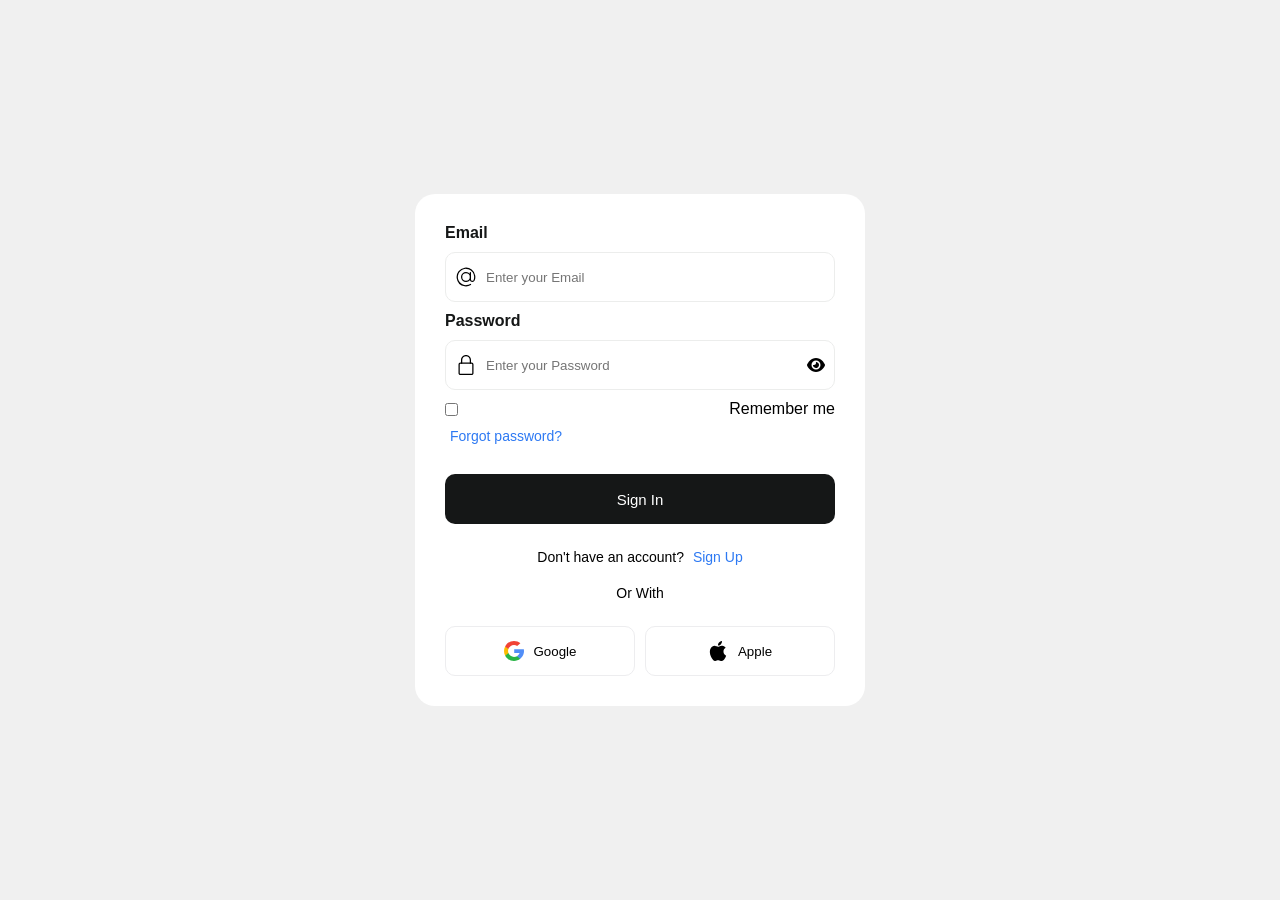
<file: AUTH/index.html>
<!DOCTYPE html>
<html lang="en">
<head>
    <meta charset="UTF-8">
    <meta name="viewport" content="width=device-width, initial-scale=1.0">
    <title>JS-Foundations</title>
    <link rel="stylesheet" href="style.css">
    <link rel="preconnect" href="https://fonts.googleapis.com">
    <script src="script.js" defer></script>
</head>
<body>
    <!-- From Uiverse.io by micaelgomestavares --> 
    <form class="form">

      <div class="flex-column">
      <label>Email </label></div>
      <div class="inputForm">
      <svg height="20" viewBox="0 0 32 32" width="20" xmlns="http://www.w3.org/2000/svg"><g id="Layer_3" data-name="Layer 3"><path d="m30.853 13.87a15 15 0 0 0 -29.729 4.082 15.1 15.1 0 0 0 12.876 12.918 15.6 15.6 0 0 0 2.016.13 14.85 14.85 0 0 0 7.715-2.145 1 1 0 1 0 -1.031-1.711 13.007 13.007 0 1 1 5.458-6.529 2.149 2.149 0 0 1 -4.158-.759v-10.856a1 1 0 0 0 -2 0v1.726a8 8 0 1 0 .2 10.325 4.135 4.135 0 0 0 7.83.274 15.2 15.2 0 0 0 .823-7.455zm-14.853 8.13a6 6 0 1 1 6-6 6.006 6.006 0 0 1 -6 6z"></path></g></svg>
      <input type="text" class="input" placeholder="Enter your Email">
      </div>
    
      <div class="flex-column">
      <label>Password </label></div>
      <div class="inputForm">
        <svg height="20" viewBox="-64 0 512 512" width="20" xmlns="http://www.w3.org/2000/svg"><path d="m336 512h-288c-26.453125 0-48-21.523438-48-48v-224c0-26.476562 21.546875-48 48-48h288c26.453125 0 48 21.523438 48 48v224c0 26.476562-21.546875 48-48 48zm-288-288c-8.8125 0-16 7.167969-16 16v224c0 8.832031 7.1875 16 16 16h288c8.8125 0 16-7.167969 16-16v-224c0-8.832031-7.1875-16-16-16zm0 0"></path><path d="m304 224c-8.832031 0-16-7.167969-16-16v-80c0-52.929688-43.070312-96-96-96s-96 43.070312-96 96v80c0 8.832031-7.167969 16-16 16s-16-7.167969-16-16v-80c0-70.59375 57.40625-128 128-128s128 57.40625 128 128v80c0 8.832031-7.167969 16-16 16zm0 0"></path></svg>        
        <input type="password" class="input" placeholder="Enter your Password">
        <svg viewBox="0 0 576 512" height="1em" xmlns="http://www.w3.org/2000/svg"><path d="M288 32c-80.8 0-145.5 36.8-192.6 80.6C48.6 156 17.3 208 2.5 243.7c-3.3 7.9-3.3 16.7 0 24.6C17.3 304 48.6 356 95.4 399.4C142.5 443.2 207.2 480 288 480s145.5-36.8 192.6-80.6c46.8-43.5 78.1-95.4 93-131.1c3.3-7.9 3.3-16.7 0-24.6c-14.9-35.7-46.2-87.7-93-131.1C433.5 68.8 368.8 32 288 32zM144 256a144 144 0 1 1 288 0 144 144 0 1 1 -288 0zm144-64c0 35.3-28.7 64-64 64c-7.1 0-13.9-1.2-20.3-3.3c-5.5-1.8-11.9 1.6-11.7 7.4c.3 6.9 1.3 13.8 3.2 20.7c13.7 51.2 66.4 81.6 117.6 67.9s81.6-66.4 67.9-117.6c-11.1-41.5-47.8-69.4-88.6-71.1c-5.8-.2-9.2 6.1-7.4 11.7c2.1 6.4 3.3 13.2 3.3 20.3z"></path></svg>
      </div>
    
      <div class="flex-row">
      <input type="checkbox" id="remember">
      <label for="remember">Remember me </label>
      </div>
      <span class="span">Forgot password?</span>
    </div>
    <button class="button-submit">Sign In</button>
    <p class="p">Don't have an account? <span class="span">Sign Up</span>

    </p><p class="p line">Or With</p>

       <div class="flex-row">

       <button class="btn google" type="submit">
        <svg version="1.1" width="20" id="Layer_1" xmlns="http://www.w3.org/2000/svg" xmlns:xlink="http://www.w3.org/1999/xlink" x="0px" y="0px" viewBox="0 0 512 512" style="enable-background:new 0 0 512 512;" xml:space="preserve">
       <path style="fill:#FBBB00;" d="M113.47,309.408L95.648,375.94l-65.139,1.378C11.042,341.211,0,299.9,0,256
	      c0-42.451,10.324-82.483,28.624-117.732h0.014l57.992,10.632l25.404,57.644c-5.317,15.501-8.215,32.141-8.215,49.456
	      C103.821,274.792,107.225,292.797,113.47,309.408z"></path>
       <path style="fill:#518EF8;" d="M507.527,208.176C510.467,223.662,512,239.655,512,256c0,18.328-1.927,36.206-5.598,53.451
	      c-12.462,58.683-45.025,109.925-90.134,146.187l-0.014-0.014l-73.044-3.727l-10.338-64.535
	      c29.932-17.554,53.324-45.025,65.646-77.911h-136.89V208.176h138.887L507.527,208.176L507.527,208.176z"></path>
       <path style="fill:#28B446;" d="M416.253,455.624l0.014,0.014C372.396,490.901,316.666,512,256,512
	      c-97.491,0-182.252-54.491-225.491-134.681l82.961-67.91c21.619,57.698,77.278,98.771,142.53,98.771
	      c28.047,0,54.323-7.582,76.87-20.818L416.253,455.624z"></path>
       <path style="fill:#F14336;" d="M419.404,58.936l-82.933,67.896c-23.335-14.586-50.919-23.012-80.471-23.012
	      c-66.729,0-123.429,42.957-143.965,102.724l-83.397-68.276h-0.014C71.23,56.123,157.06,0,256,0
	      C318.115,0,375.068,22.126,419.404,58.936z"></path>

       </svg>
   
        Google 
        
      </button><button class="btn apple">
      <svg version="1.1" height="20" width="20" id="Capa_1" xmlns="http://www.w3.org/2000/svg" xmlns:xlink="http://www.w3.org/1999/xlink" x="0px" y="0px" viewBox="0 0 22.773 22.773" style="enable-background:new 0 0 22.773 22.773;" xml:space="preserve"> <g> <g> <path d="M15.769,0c0.053,0,0.106,0,0.162,0c0.13,1.606-0.483,2.806-1.228,3.675c-0.731,0.863-1.732,1.7-3.351,1.573 c-0.108-1.583,0.506-2.694,1.25-3.561C13.292,0.879,14.557,0.16,15.769,0z"></path> <path d="M20.67,16.716c0,0.016,0,0.03,0,0.045c-0.455,1.378-1.104,2.559-1.896,3.655c-0.723,0.995-1.609,2.334-3.191,2.334 c-1.367,0-2.275-0.879-3.676-0.903c-1.482-0.024-2.297,0.735-3.652,0.926c-0.155,0-0.31,0-0.462,0 c-0.995-0.144-1.798-0.932-2.383-1.642c-1.725-2.098-3.058-4.808-3.306-8.276c0-0.34,0-0.679,0-1.019 c0.105-2.482,1.311-4.5,2.914-5.478c0.846-0.52,2.009-0.963,3.304-0.765c0.555,0.086,1.122,0.276,1.619,0.464 c0.471,0.181,1.06,0.502,1.618,0.485c0.378-0.011,0.754-0.208,1.135-0.347c1.116-0.403,2.21-0.865,3.652-0.648 c1.733,0.262,2.963,1.032,3.723,2.22c-1.466,0.933-2.625,2.339-2.427,4.74C17.818,14.688,19.086,15.964,20.67,16.716z"></path> </g></g></svg>

        Apple 
        
</button></div></form>

</body>
</html>
</file>
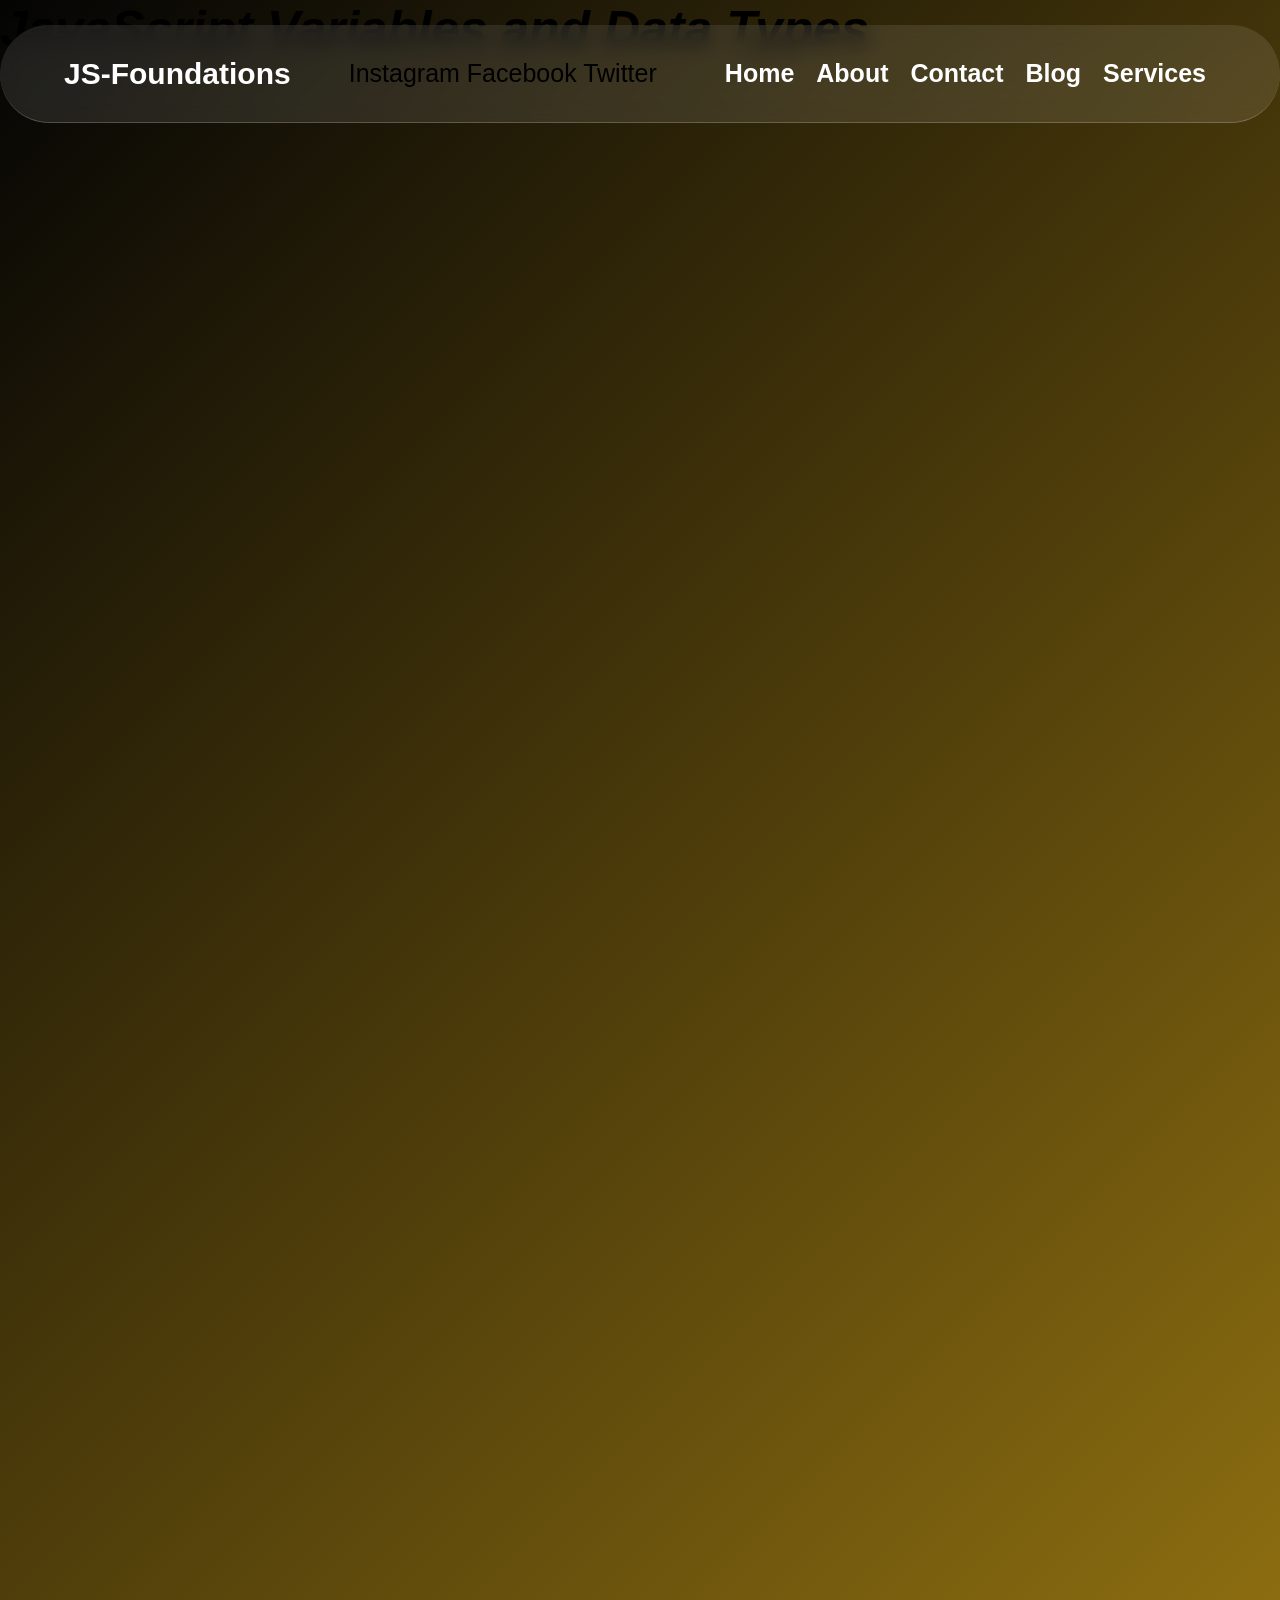
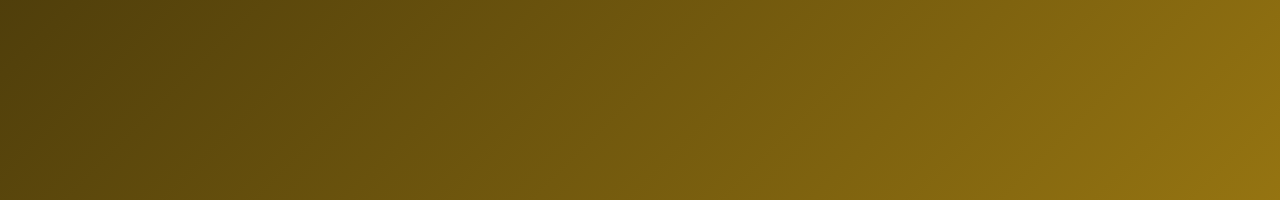
<file: DOM/index.html>
<!DOCTYPE html>
<html lang="en">
<head>
    <meta charset="UTF-8">
    <meta name="viewport" content="width=device-width, initial-scale=1.0">
    <title>JS-Foundations</title>
    <meta name="description" content="This is a JavaScript project that demonstrates the use of variables, data types, and string manipulation. It includes examples of how to declare variables, assign values, and work with different data types in JavaScript. The project also covers how to escape strings using various methods, such as using opposite string syntax, escape characters, and template literals. This project is designed to help beginners understand the basics of JavaScript programming and how to work with strings effectively." />
    <meta http-equiv="X-UA-Compatible" content="ie=edge">
    <link rel="stylesheet" href="style.css">
</head>
<body>
    <script src="script.js" defer></script>
</body>
<body>

<div class="container">

     <!-- nav bar -->
    <nav class="navbar">
     <div class="navlogo"><a href="#">JS-Foundations</a></div>
    <form class="social-icons">
    <input type="checkbox" id="menu-toggle" placeholder="Menu">
    <label for="menu-toggle" class="hamburger">

      <span>Instagram</span>
      <span>Facebook</span>
      <span>Twitter</span>
    </label>
    </form>

        <ul class="navlinks">

            <li><a href="#">Home</a></li>
            <li><a href="#">About</a></li>
            <li><a href="#">Contact</a></li>
            <li><a href="#">Blog</a></li>
            <li><a href="#">Services</a></li>

        </ul>

  </div>
</nav>
    <h1><em>JavaScript Variables and Data Types</em></h1>

    <p id="fullname"></p>
    <p id="age"></p>
    <p id="isStudent"></p>
</body>
</html>
</file>
<file: AUTH/style.css>
* {
  margin: 0;
  padding: 0;
  box-sizing: border-box;
  width: auto;                 
}
.form {
  display: flex;
  flex-direction: column;
  gap: 10px;
  background-color: #ffffff;
  padding: 30px;
  width: 450px;
  border-radius: 20px;
  font-family: -apple-system, BlinkMacSystemFont, 'Segoe UI', Roboto, Oxygen, Ubuntu, Cantarell, 'Open Sans', 'Helvetica Neue', sans-serif;
}

::placeholder {
  font-family: -apple-system, BlinkMacSystemFont, 'Segoe UI', Roboto, Oxygen, Ubuntu, Cantarell, 'Open Sans', 'Helvetica Neue', sans-serif;
}

.form button {
  align-self: flex-end;
}

.flex-column > label {
  color: #151717;
  font-weight: 600;
}

.inputForm {
  border: 1.5px solid #ecedec;
  border-radius: 10px;
  height: 50px;
  display: flex;
  align-items: center;
  padding-left: 10px;
  transition: 0.2s ease-in-out;
}

.input {
  margin-left: 10px;
  border-radius: 10px;
  border: none;
  width: 85%;
  height: 100%;
}

.input:focus {
  outline: none;
}

.inputForm:focus-within {
  border: 1.5px solid #2d79f3;
}

.flex-row {
  display: flex;
  flex-direction: row;
  align-items: center;
  gap: 10px;
  justify-content: space-between;
}

.flex-row > div > label {
  font-size: 14px;
  color: black;
  font-weight: 400;
}

.span {
  font-size: 14px;
  margin-left: 5px;
  color: #2d79f3;
  font-weight: 500;
  cursor: pointer;
}

.button-submit {
  margin: 20px 0 10px 0;
  background-color: #151717;
  border: none;
  color: white;
  font-size: 15px;
  font-weight: 500;
  border-radius: 10px;
  height: 50px;
  width: 100%;
  cursor: pointer;
}

.button-submit:hover {
  background-color: #252727;
}

.p {
  text-align: center;
  color: black;
  font-size: 14px;
  margin: 5px 0;
}

.btn {
  margin-top: 10px;
  width: 100%;
  height: 50px;
  border-radius: 10px;
  display: flex;
  justify-content: center;
  align-items: center;
  font-weight: 500;
  gap: 10px;
  border: 1px solid #ededef;
  background-color: white;
  cursor: pointer;
  transition: 0.2s ease-in-out;
}

.btn:hover {
  border: 1px solid #2d79f3;
  ;
}
body {
    display: flex;
    justify-content: center;
    align-items: center;
    height: 100vh;
    background-color: #f0f0f0;
}
</file>
<file: DOM/style.css>
* {
    margin: 0;
    padding: 0;
    box-sizing: border-box;
    width: auto;
}
body {
  background: linear-gradient(135deg, #040404 0%, #957411 100%);
  height: 200vh;
}
#fullname {
    color: rgb(0, 0, 0);
    font-size: 70px;
    font-family: Arial, sans-serif;
}
#age {
    color: green;
    font-size: 60px;
    font-family: Arial, sans-serif;
    display: flex;
    align-items: center;
}
#isStudent {
    color: red;
    font-size: 40px;
    font-family: Arial, sans-serif;
}
.navbar {
    border-radius: 100px;
    position: fixed;
    top: 25px;
    width: 100%;
    padding: 1.5rem 5%;
    z-index: 1000;
    font-size: 25px;
    font-family: 'Segoe UI', Tahoma, Geneva, Verdana, sans-serif;
    display: flex;
    align-items: center;
    justify-content: space-between;
    background: rgba(255, 255, 255, 0.1);
    -webkit-backdrop-filter: blur(10px);
    backdrop-filter: blur(10px);
    border-bottom: 1px solid rgba(255, 255, 255, 0.2);
}
.navlinks {
    font-weight: bold;
    display: flex;
    justify-content: space-around;
    gap: 2px;
}
.navlinks li {
    list-style: none;
    padding: 10px;
}
.navlinks li a {
    text-decoration: none;
    color: rgb(255, 255, 255);
}
.navlinks li a:hover {
    color: blue;
}
.navlogo:hover {
    color: blue;
}
.navlogo a{
    text-decoration: none;
}
.navlogo a{
    font-size: 30px;
    font-weight: bold;
    color: rgb(255, 255, 255);
}
.navlogo a:hover{
    color: blue;
}
h1 {
    color: rgb(0, 0, 0);
    font-size: 50px;
    font-family: Arial, sans-serif;
    
}
.nav-links a:hover {
  color: #000;
}

.desktop-socials, .social-icons {
  display: flex;
  gap: 15px;
}

.desktop-socials i, .social-icons i {
  font-size: 1.2rem;
  color: #333;
  cursor: pointer;
}
#menu-toggle {
  display: none;
}
.social-icons {
  display: flex;
  justify-content: flex-start;
  gap: 15px;

}
</file>
